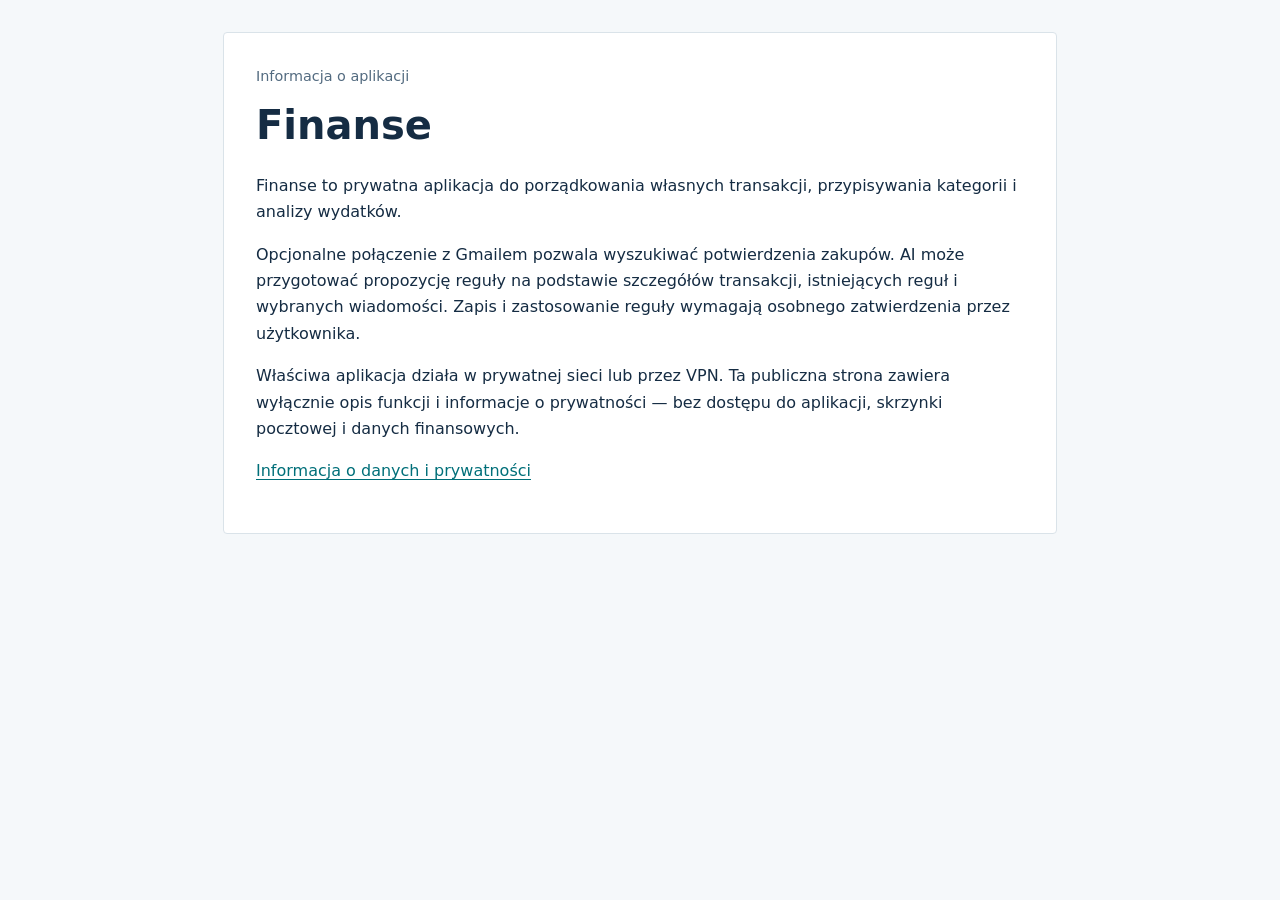
<file: index.html>
<!doctype html>
<html lang="pl">
<meta charset="utf-8">
<meta name="viewport" content="width=device-width, initial-scale=1">
<title>Finanse — prywatne porządkowanie wydatków</title>
<link rel="stylesheet" href="style.css">
<main>
  <p class="eyebrow">Informacja o aplikacji</p>
  <h1>Finanse</h1>
  <p>Finanse to prywatna aplikacja do porządkowania własnych transakcji, przypisywania kategorii i analizy wydatków.</p>
  <p>Opcjonalne połączenie z Gmailem pozwala wyszukiwać potwierdzenia zakupów. AI może przygotować propozycję reguły na podstawie szczegółów transakcji, istniejących reguł i wybranych wiadomości. Zapis i zastosowanie reguły wymagają osobnego zatwierdzenia przez użytkownika.</p>
  <p>Właściwa aplikacja działa w prywatnej sieci lub przez VPN. Ta publiczna strona zawiera wyłącznie opis funkcji i informacje o prywatności — bez dostępu do aplikacji, skrzynki pocztowej i danych finansowych.</p>
  <p><a href="privacy.html">Informacja o danych i prywatności</a></p>
</main>
</html>
</file>
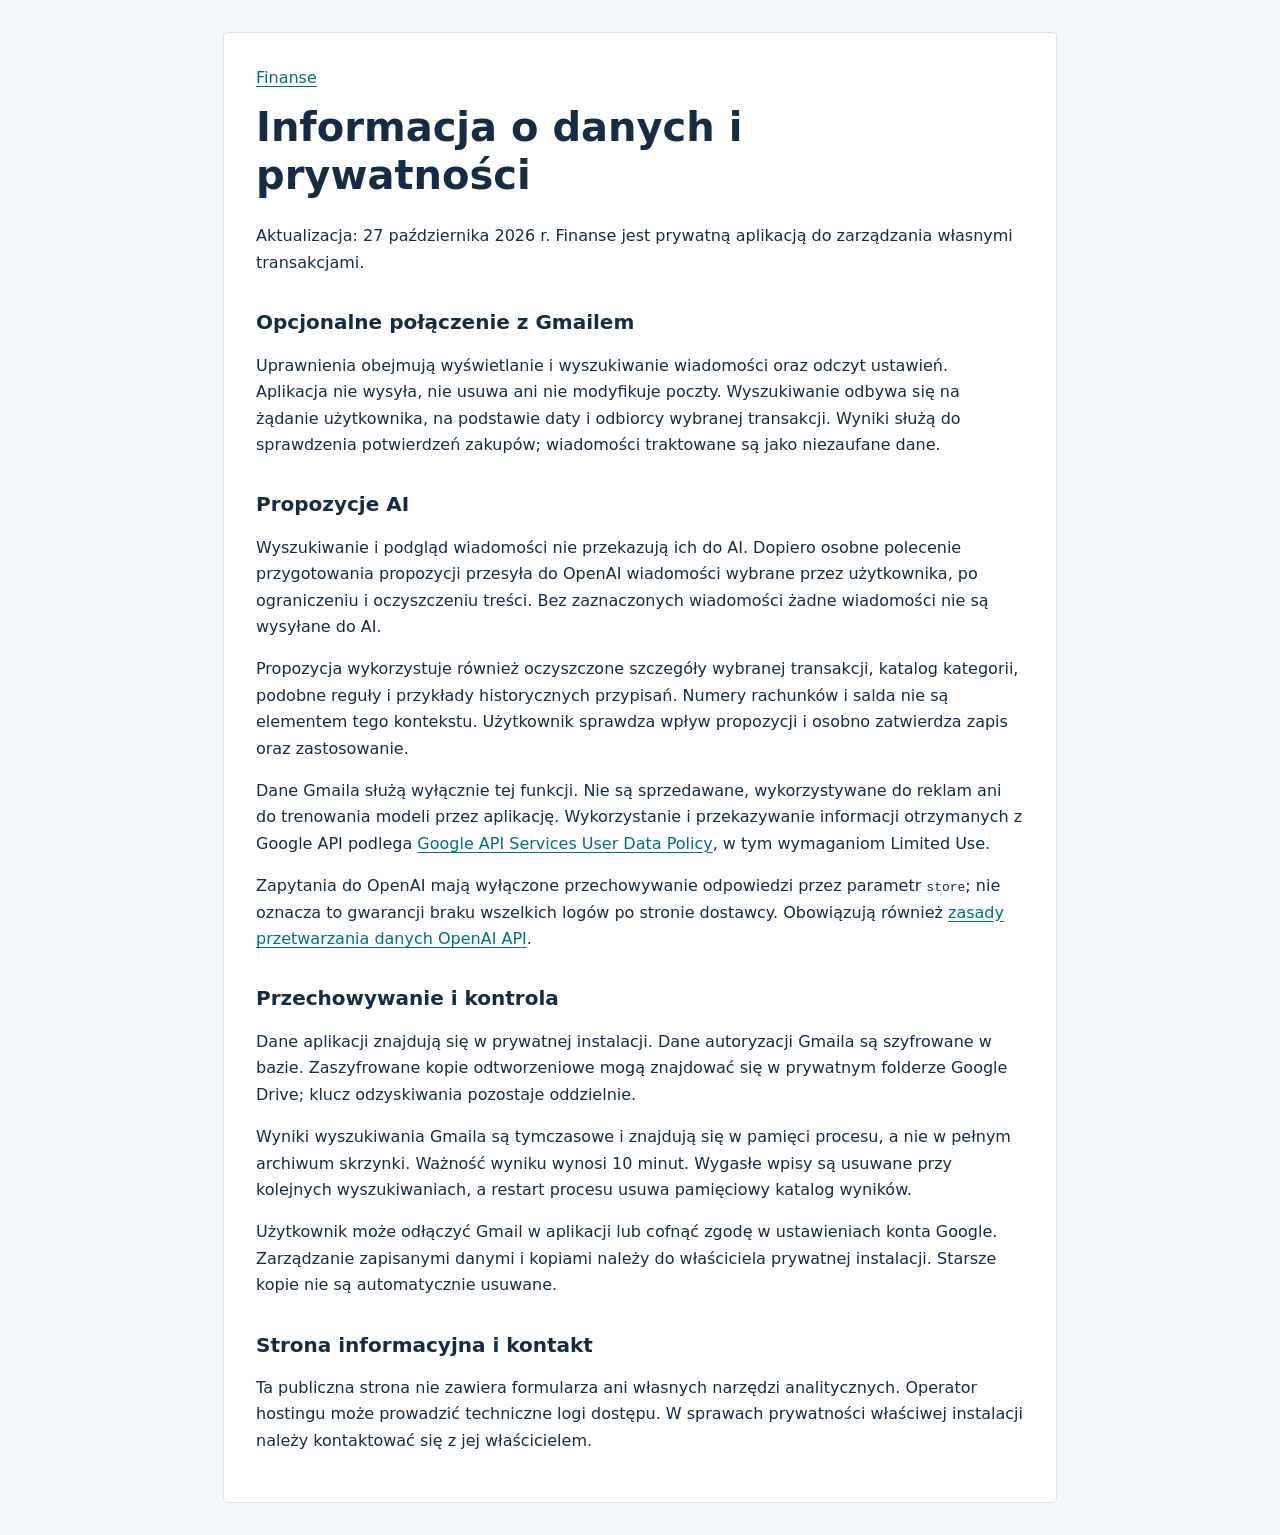
<file: privacy.html>
<!doctype html>
<html lang="pl">
<meta charset="utf-8">
<meta name="viewport" content="width=device-width, initial-scale=1">
<title>Finanse — informacja o danych i prywatności</title>
<link rel="stylesheet" href="style.css">
<main>
  <nav><a href="index.html">Finanse</a></nav>
  <h1>Informacja o danych i prywatności</h1>
  <p>Aktualizacja: 27 października 2026 r. Finanse jest prywatną aplikacją do zarządzania własnymi transakcjami.</p>
  <h2>Opcjonalne połączenie z Gmailem</h2>
  <p>Uprawnienia obejmują wyświetlanie i wyszukiwanie wiadomości oraz odczyt ustawień. Aplikacja nie wysyła, nie usuwa ani nie modyfikuje poczty. Wyszukiwanie odbywa się na żądanie użytkownika, na podstawie daty i odbiorcy wybranej transakcji. Wyniki służą do sprawdzenia potwierdzeń zakupów; wiadomości traktowane są jako niezaufane dane.</p>
  <h2>Propozycje AI</h2>
  <p>Wyszukiwanie i podgląd wiadomości nie przekazują ich do AI. Dopiero osobne polecenie przygotowania propozycji przesyła do OpenAI wiadomości wybrane przez użytkownika, po ograniczeniu i oczyszczeniu treści. Bez zaznaczonych wiadomości żadne wiadomości nie są wysyłane do AI.</p>
  <p>Propozycja wykorzystuje również oczyszczone szczegóły wybranej transakcji, katalog kategorii, podobne reguły i przykłady historycznych przypisań. Numery rachunków i salda nie są elementem tego kontekstu. Użytkownik sprawdza wpływ propozycji i osobno zatwierdza zapis oraz zastosowanie.</p>
  <p>Dane Gmaila służą wyłącznie tej funkcji. Nie są sprzedawane, wykorzystywane do reklam ani do trenowania modeli przez aplikację. Wykorzystanie i przekazywanie informacji otrzymanych z Google API podlega <a href="https://developers.google.com/terms/api-services-user-data-policy">Google API Services User Data Policy</a>, w tym wymaganiom Limited Use.</p>
  <p>Zapytania do OpenAI mają wyłączone przechowywanie odpowiedzi przez parametr <code>store</code>; nie oznacza to gwarancji braku wszelkich logów po stronie dostawcy. Obowiązują również <a href="https://platform.openai.com/docs/guides/your-data">zasady przetwarzania danych OpenAI API</a>.</p>
  <h2>Przechowywanie i kontrola</h2>
  <p>Dane aplikacji znajdują się w prywatnej instalacji. Dane autoryzacji Gmaila są szyfrowane w bazie. Zaszyfrowane kopie odtworzeniowe mogą znajdować się w prywatnym folderze Google Drive; klucz odzyskiwania pozostaje oddzielnie.</p>
  <p>Wyniki wyszukiwania Gmaila są tymczasowe i znajdują się w pamięci procesu, a nie w pełnym archiwum skrzynki. Ważność wyniku wynosi 10 minut. Wygasłe wpisy są usuwane przy kolejnych wyszukiwaniach, a restart procesu usuwa pamięciowy katalog wyników.</p>
  <p>Użytkownik może odłączyć Gmail w aplikacji lub cofnąć zgodę w ustawieniach konta Google. Zarządzanie zapisanymi danymi i kopiami należy do właściciela prywatnej instalacji. Starsze kopie nie są automatycznie usuwane.</p>
  <h2>Strona informacyjna i kontakt</h2>
  <p>Ta publiczna strona nie zawiera formularza ani własnych narzędzi analitycznych. Operator hostingu może prowadzić techniczne logi dostępu. W sprawach prywatności właściwej instalacji należy kontaktować się z jej właścicielem.</p>
</main>
</html>
</file>
<file: style.css>
:root{font-family:system-ui,sans-serif;color:#152c43;background:#f5f8fa;line-height:1.65}
body{margin:0;padding:2rem 1.25rem}
main{max-width:48rem;margin:0 auto;padding:2rem;background:#fff;border:1px solid #dae3e9;border-radius:4px}
h1{font-size:clamp(1.8rem,5vw,2.5rem);line-height:1.2;margin:.75rem 0 1.5rem}
h2{font-size:1.25rem;line-height:1.4;margin-top:2rem}
a{color:#006f79;text-underline-offset:.2em;overflow-wrap:anywhere}
a:focus-visible{outline:3px solid #008a92;outline-offset:4px}
.eyebrow{color:#536b80;font-size:.9rem;margin:0}
@media(max-width:480px){body{padding:.75rem}main{padding:1.25rem}}
</file>
